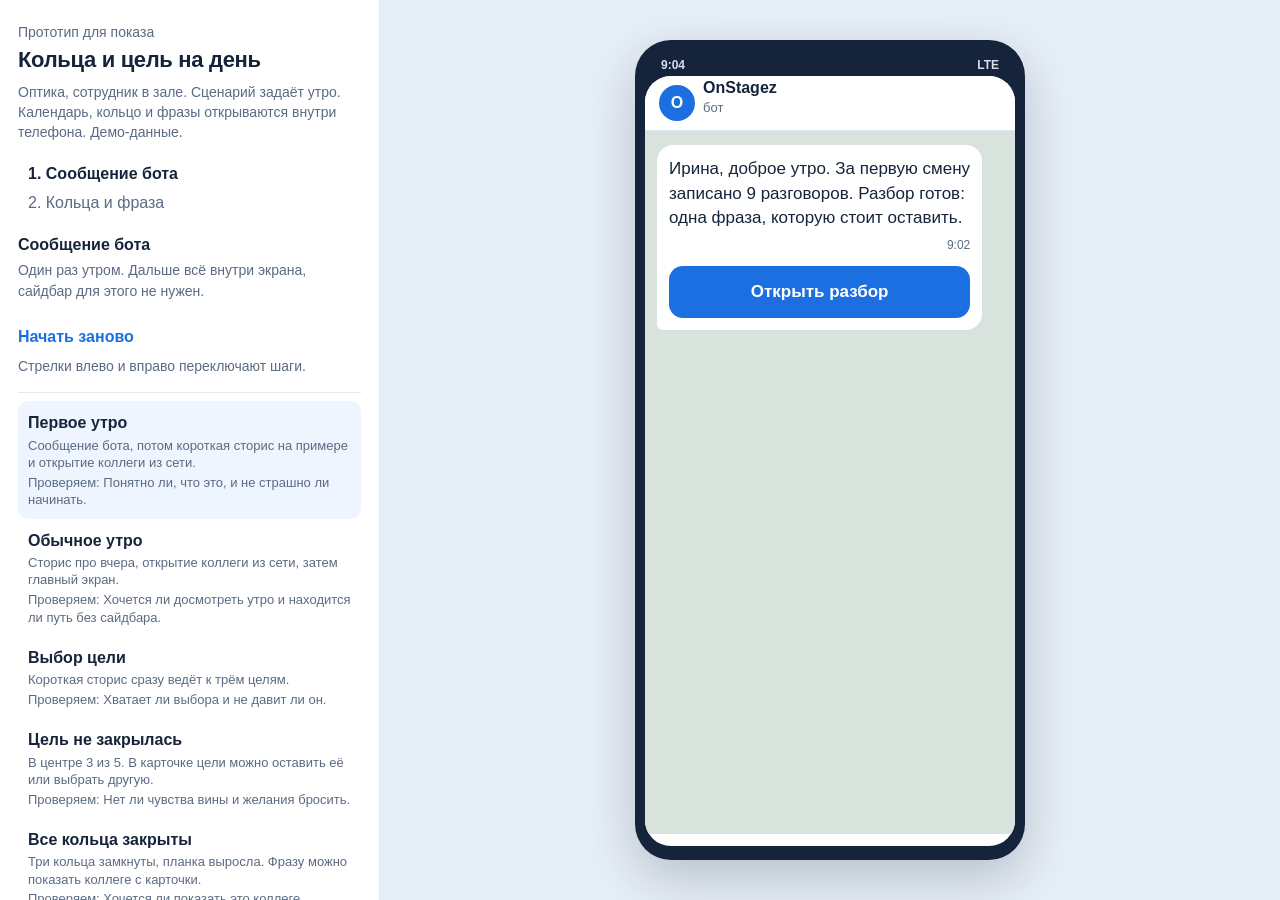
<file: prototype/index.html>
<!doctype html>
<html lang="ru">
<head>
  <meta charset="utf-8">
  <meta name="viewport" content="width=device-width, initial-scale=1">
  <title>OnStagez · кольца и цель на день</title>
  <link rel="stylesheet" href="styles.css?v=7">
</head>
<body>
  <div class="app">
    <aside id="sidebar"></aside>
    <main class="stage">
      <div id="phone" class="bezel"></div>
    </main>
  </div>
  <script src="data.js?v=6"></script>
  <script src="app.js?v=7"></script>
</body>
</html>
</file>
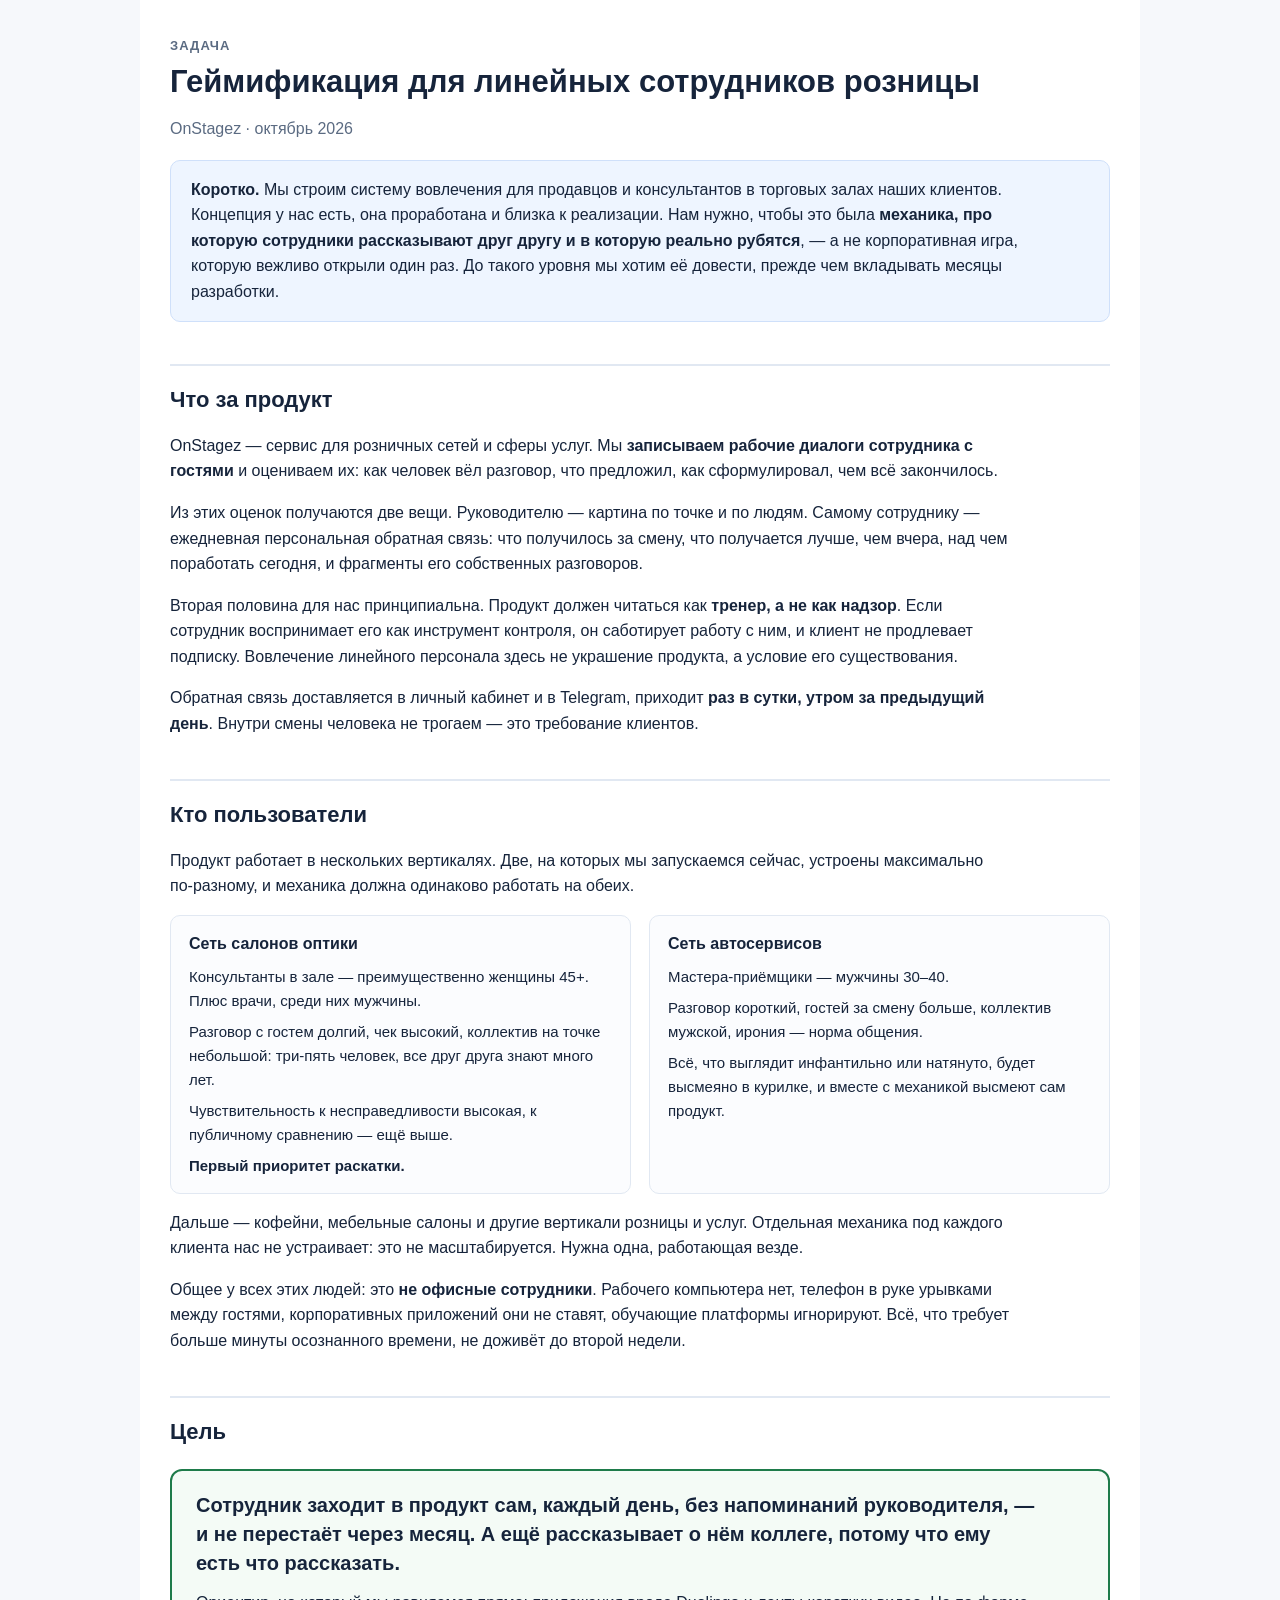
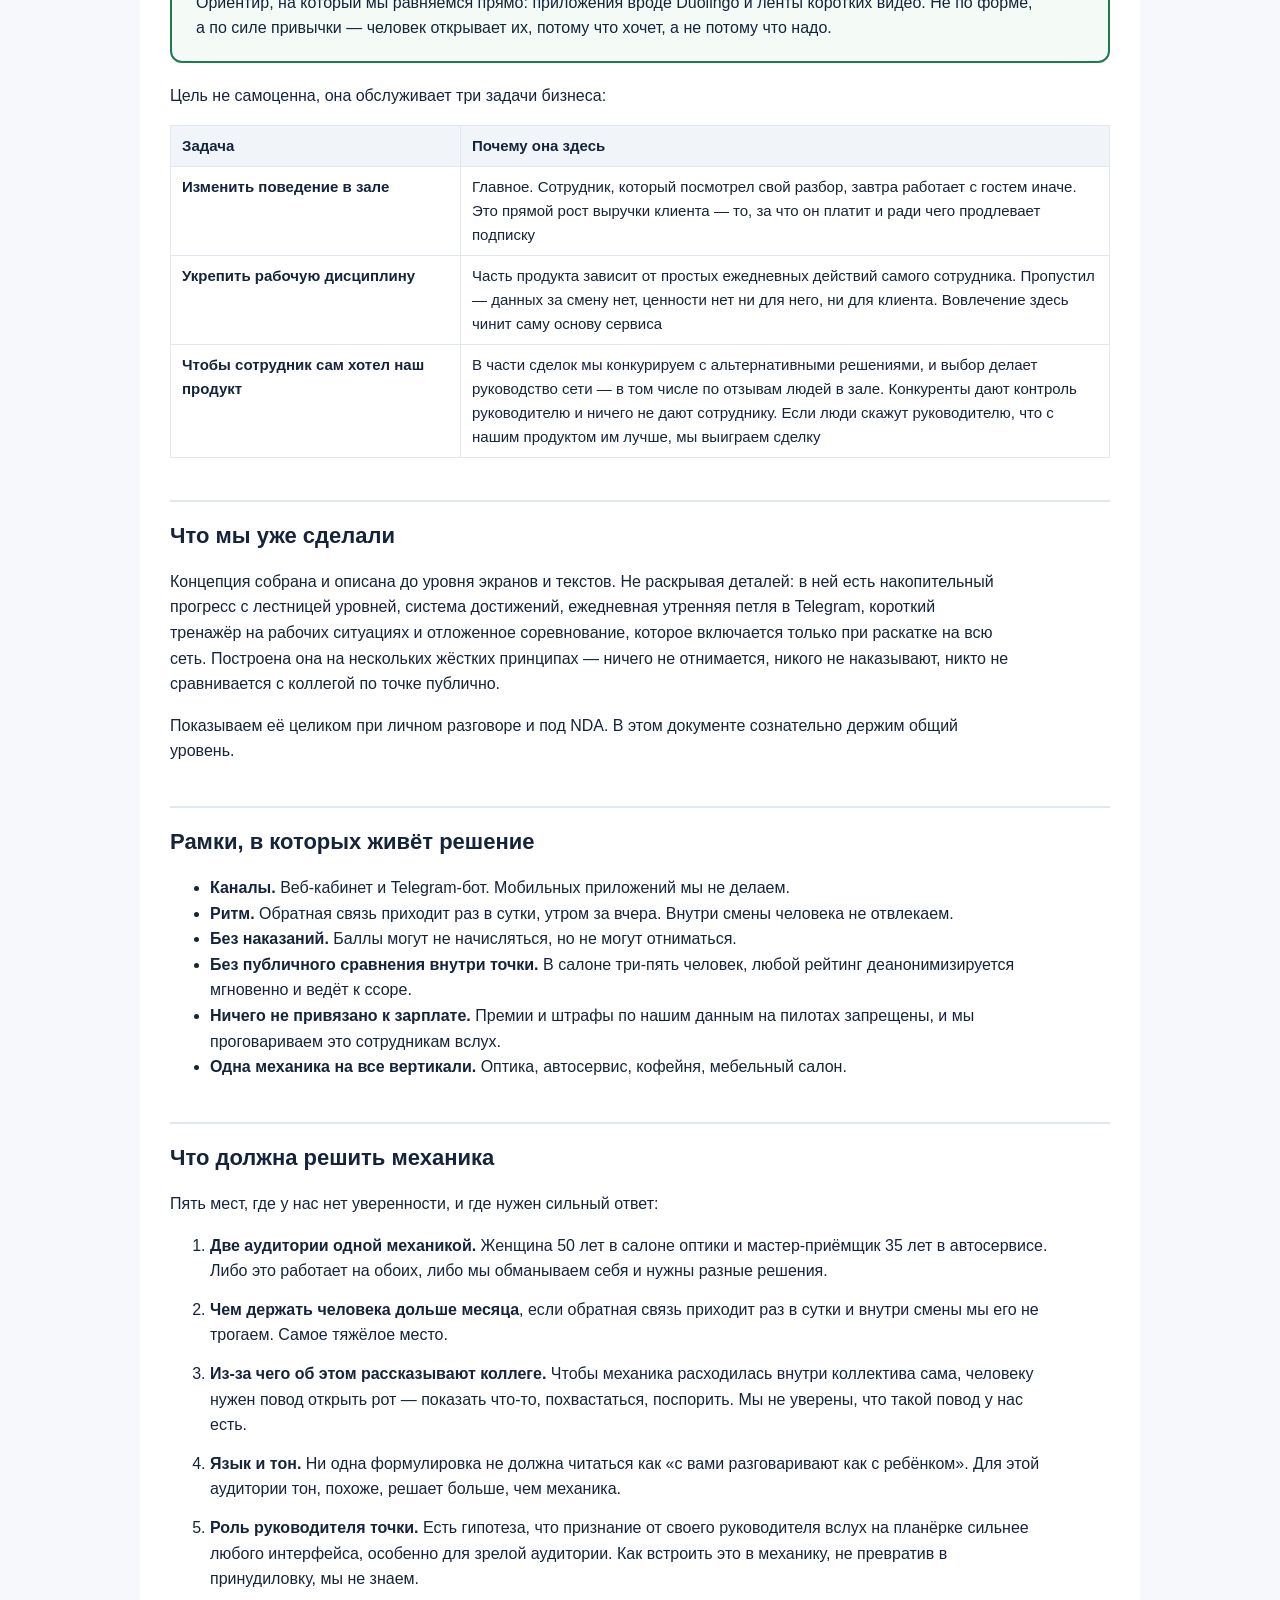
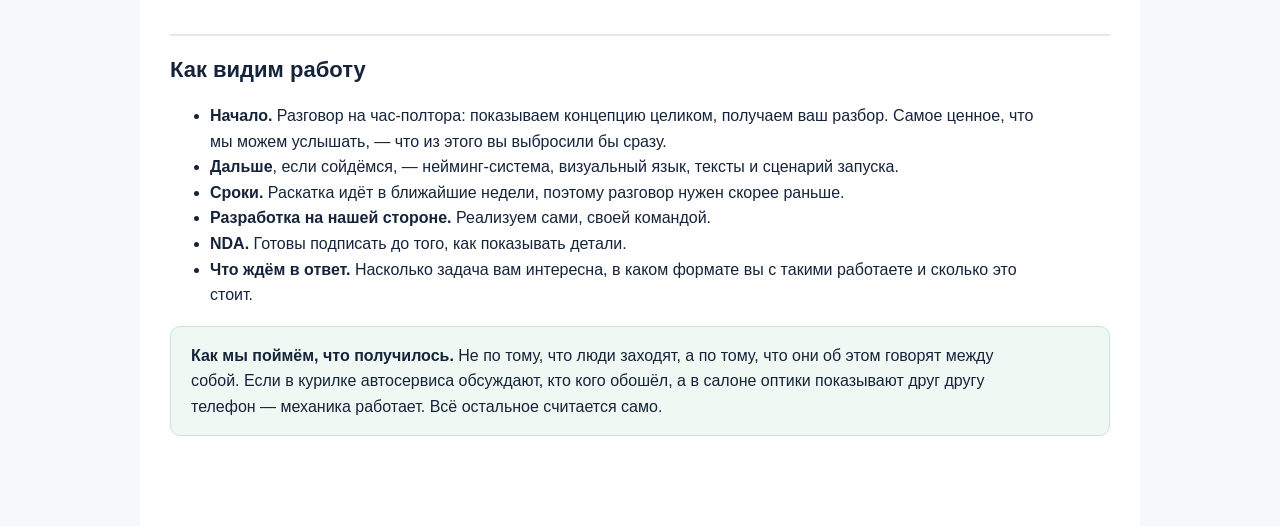
<file: brief-gamification.html>
<!doctype html>
<html lang="ru"><head><meta charset="utf-8"><meta name="viewport" content="width=device-width, initial-scale=1">
<title>Геймификация для сотрудников розницы</title>
<style>
  :root { --ink:#16243B; --muted:#5B6B82; --line:#E1E8F2; --bg:#F6F8FB; --accent:#2E8BFF; --ok:#1E7B4A; --warn:#8A5800; }
  * { box-sizing:border-box; }
  body { margin:0; background:var(--bg); color:var(--ink); font:16px/1.6 -apple-system,"Segoe UI",Roboto,Arial,sans-serif; }
  .page { max-width:1000px; margin:0 auto; padding:36px 30px 72px; background:#fff; }
  .kicker { font-size:13px; letter-spacing:.08em; text-transform:uppercase; color:var(--muted); font-weight:700; margin:0 0 6px; }
  h1 { font-size:31px; line-height:1.2; margin:0 0 10px; }
  h2 { font-size:22px; margin:42px 0 12px; padding-top:16px; border-top:2px solid var(--line); }
  p, li { max-width:840px; }
  .lead { color:var(--muted); font-size:16px; }
  .box { border:1px solid var(--line); border-radius:10px; padding:16px 20px; margin:18px 0; background:#FBFCFE; }
  .box.info { background:#EEF5FF; border-color:#CFE0FA; }
  .box.ok { background:#EFF8F2; border-color:#C7E6D2; }
  .box > :first-child { margin-top:0; } .box > :last-child { margin-bottom:0; }
  .goal { border:2px solid var(--ok); border-radius:12px; padding:20px 24px; margin:20px 0; background:#F4FBF6; }
  .goal p.big { font-size:20px; line-height:1.45; margin:0 0 12px; font-weight:600; }
  table { border-collapse:collapse; margin:14px 0 20px; width:100%; font-size:15px; }
  th, td { border:1px solid var(--line); padding:8px 11px; text-align:left; vertical-align:top; }
  th { background:#F1F5FA; font-weight:600; }
  .two { display:flex; flex-wrap:wrap; gap:18px; margin:16px 0; }
  .two > div { flex:1 1 300px; border:1px solid var(--line); border-radius:10px; padding:15px 18px; background:#FBFCFE; }
  .two h4 { margin:0 0 8px; font-size:16px; }
  .two p { margin:0 0 7px; font-size:15px; }
  .two p:last-child { margin-bottom:0; }
  ol.ask > li { margin-bottom:13px; }
  @media print { body{background:#fff} .page{max-width:none} h2{page-break-after:avoid} table,.two{page-break-inside:avoid} }
</style></head>
<body><div class="page">

<p class="kicker">Задача</p>
<h1>Геймификация для линейных сотрудников розницы</h1>
<p class="lead">OnStagez · октябрь 2026</p>

<div class="box info">
  <p><b>Коротко.</b> Мы строим систему вовлечения для продавцов и консультантов в торговых залах наших клиентов. Концепция у нас есть, она проработана и близка к реализации. Нам нужно, чтобы это была <b>механика, про которую сотрудники рассказывают друг другу и в которую реально рубятся</b>, — а не корпоративная игра, которую вежливо открыли один раз. До такого уровня мы хотим её довести, прежде чем вкладывать месяцы разработки.</p>
</div>

<h2>Что за продукт</h2>
<p>OnStagez — сервис для розничных сетей и сферы услуг. Мы <b>записываем рабочие диалоги сотрудника с гостями</b> и оцениваем их: как человек вёл разговор, что предложил, как сформулировал, чем всё закончилось.</p>
<p>Из этих оценок получаются две вещи. Руководителю — картина по точке и по людям. Самому сотруднику — ежедневная персональная обратная связь: что получилось за смену, что получается лучше, чем вчера, над чем поработать сегодня, и фрагменты его собственных разговоров.</p>
<p>Вторая половина для нас принципиальна. Продукт должен читаться как <b>тренер, а не как надзор</b>. Если сотрудник воспринимает его как инструмент контроля, он саботирует работу с ним, и клиент не продлевает подписку. Вовлечение линейного персонала здесь не украшение продукта, а условие его существования.</p>
<p>Обратная связь доставляется в личный кабинет и в Telegram, приходит <b>раз в сутки, утром за предыдущий день</b>. Внутри смены человека не трогаем — это требование клиентов.</p>

<h2>Кто пользователи</h2>
<p>Продукт работает в нескольких вертикалях. Две, на которых мы запускаемся сейчас, устроены максимально по-разному, и механика должна одинаково работать на обеих.</p>

<div class="two">
  <div>
    <h4>Сеть салонов оптики</h4>
    <p>Консультанты в зале — преимущественно женщины 45+. Плюс врачи, среди них мужчины.</p>
    <p>Разговор с гостем долгий, чек высокий, коллектив на точке небольшой: три-пять человек, все друг друга знают много лет.</p>
    <p>Чувствительность к несправедливости высокая, к публичному сравнению — ещё выше.</p>
    <p><b>Первый приоритет раскатки.</b></p>
  </div>
  <div>
    <h4>Сеть автосервисов</h4>
    <p>Мастера-приёмщики — мужчины 30–40.</p>
    <p>Разговор короткий, гостей за смену больше, коллектив мужской, ирония — норма общения.</p>
    <p>Всё, что выглядит инфантильно или натянуто, будет высмеяно в курилке, и вместе с механикой высмеют сам продукт.</p>
  </div>
</div>

<p>Дальше — кофейни, мебельные салоны и другие вертикали розницы и услуг. Отдельная механика под каждого клиента нас не устраивает: это не масштабируется. Нужна одна, работающая везде.</p>

<p>Общее у всех этих людей: это <b>не офисные сотрудники</b>. Рабочего компьютера нет, телефон в руке урывками между гостями, корпоративных приложений они не ставят, обучающие платформы игнорируют. Всё, что требует больше минуты осознанного времени, не доживёт до второй недели.</p>

<h2>Цель</h2>

<div class="goal">
  <p class="big">Сотрудник заходит в продукт сам, каждый день, без напоминаний руководителя, — и не перестаёт через месяц. А ещё рассказывает о нём коллеге, потому что ему есть что рассказать.</p>
  <p style="margin:0">Ориентир, на который мы равняемся прямо: приложения вроде Duolingo и ленты коротких видео. Не по форме, а по силе привычки — человек открывает их, потому что хочет, а не потому что надо.</p>
</div>

<p>Цель не самоценна, она обслуживает три задачи бизнеса:</p>
<table>
  <tr><th style="width:290px">Задача</th><th>Почему она здесь</th></tr>
  <tr><td><b>Изменить поведение в зале</b></td><td>Главное. Сотрудник, который посмотрел свой разбор, завтра работает с гостем иначе. Это прямой рост выручки клиента — то, за что он платит и ради чего продлевает подписку</td></tr>
  <tr><td><b>Укрепить рабочую дисциплину</b></td><td>Часть продукта зависит от простых ежедневных действий самого сотрудника. Пропустил — данных за смену нет, ценности нет ни для него, ни для клиента. Вовлечение здесь чинит саму основу сервиса</td></tr>
  <tr><td><b>Чтобы сотрудник сам хотел наш продукт</b></td><td>В части сделок мы конкурируем с альтернативными решениями, и выбор делает руководство сети — в том числе по отзывам людей в зале. Конкуренты дают контроль руководителю и ничего не дают сотруднику. Если люди скажут руководителю, что с нашим продуктом им лучше, мы выиграем сделку</td></tr>
</table>

<h2>Что мы уже сделали</h2>
<p>Концепция собрана и описана до уровня экранов и текстов. Не раскрывая деталей: в ней есть накопительный прогресс с лестницей уровней, система достижений, ежедневная утренняя петля в Telegram, короткий тренажёр на рабочих ситуациях и отложенное соревнование, которое включается только при раскатке на всю сеть. Построена она на нескольких жёстких принципах — ничего не отнимается, никого не наказывают, никто не сравнивается с коллегой по точке публично.</p>
<p>Показываем её целиком при личном разговоре и под NDA. В этом документе сознательно держим общий уровень.</p>

<h2>Рамки, в которых живёт решение</h2>
<ul>
  <li><b>Каналы.</b> Веб-кабинет и Telegram-бот. Мобильных приложений мы не делаем.</li>
  <li><b>Ритм.</b> Обратная связь приходит раз в сутки, утром за вчера. Внутри смены человека не отвлекаем.</li>
  <li><b>Без наказаний.</b> Баллы могут не начисляться, но не могут отниматься.</li>
  <li><b>Без публичного сравнения внутри точки.</b> В салоне три-пять человек, любой рейтинг деанонимизируется мгновенно и ведёт к ссоре.</li>
  <li><b>Ничего не привязано к зарплате.</b> Премии и штрафы по нашим данным на пилотах запрещены, и мы проговариваем это сотрудникам вслух.</li>
  <li><b>Одна механика на все вертикали.</b> Оптика, автосервис, кофейня, мебельный салон.</li>
</ul>

<h2>Что должна решить механика</h2>
<p>Пять мест, где у нас нет уверенности, и где нужен сильный ответ:</p>

<ol class="ask">
  <li><b>Две аудитории одной механикой.</b> Женщина 50 лет в салоне оптики и мастер-приёмщик 35 лет в автосервисе. Либо это работает на обоих, либо мы обманываем себя и нужны разные решения.</li>
  <li><b>Чем держать человека дольше месяца</b>, если обратная связь приходит раз в сутки и внутри смены мы его не трогаем. Самое тяжёлое место.</li>
  <li><b>Из-за чего об этом рассказывают коллеге.</b> Чтобы механика расходилась внутри коллектива сама, человеку нужен повод открыть рот — показать что-то, похвастаться, поспорить. Мы не уверены, что такой повод у нас есть.</li>
  <li><b>Язык и тон.</b> Ни одна формулировка не должна читаться как «с вами разговаривают как с ребёнком». Для этой аудитории тон, похоже, решает больше, чем механика.</li>
  <li><b>Роль руководителя точки.</b> Есть гипотеза, что признание от своего руководителя вслух на планёрке сильнее любого интерфейса, особенно для зрелой аудитории. Как встроить это в механику, не превратив в принудиловку, мы не знаем.</li>
</ol>

<h2>Как видим работу</h2>
<ul>
  <li><b>Начало.</b> Разговор на час-полтора: показываем концепцию целиком, получаем ваш разбор. Самое ценное, что мы можем услышать, — что из этого вы выбросили бы сразу.</li>
  <li><b>Дальше</b>, если сойдёмся, — нейминг-система, визуальный язык, тексты и сценарий запуска.</li>
  <li><b>Сроки.</b> Раскатка идёт в ближайшие недели, поэтому разговор нужен скорее раньше.</li>
  <li><b>Разработка на нашей стороне.</b> Реализуем сами, своей командой.</li>
  <li><b>NDA.</b> Готовы подписать до того, как показывать детали.</li>
  <li><b>Что ждём в ответ.</b> Насколько задача вам интересна, в каком формате вы с такими работаете и сколько это стоит.</li>
</ul>

<div class="box ok">
  <p><b>Как мы поймём, что получилось.</b> Не по тому, что люди заходят, а по тому, что они об этом говорят между собой. Если в курилке автосервиса обсуждают, кто кого обошёл, а в салоне оптики показывают друг другу телефон — механика работает. Всё остальное считается само.</p>
</div>

</div></body></html>
</file>
<file: prototype/styles.css>
/* Палитра брифа. Кнопки темнее кольца «Смена»: белый текст на #2E8BFF не дотягивает контраст. */
:root {
  --ink: #16243b;
  --muted: #5b6b82;
  --line: #e1e8f2;
  --bg: #f6f8fb;
  --paper: #ffffff;
  --accent: #1b6fe0;
  --ring-tone: #1e7b4a;
  --ring-offer: #2e8bff;
  --ring-objection: #c4842a;
  --track: #e1e8f2;
  --nodata: #c5d0de;
  --desk: #e6eef6;
  --info: #eef5ff;
}

* { box-sizing: border-box; }

html, body { margin: 0; height: 100%; }

body {
  background: var(--desk);
  color: var(--ink);
  font: 16px/1.45 -apple-system, "Segoe UI", Roboto, "Helvetica Neue", Arial, sans-serif;
}

button { font: inherit; color: inherit; }
button:focus-visible { outline: 2px solid var(--accent); outline-offset: 2px; }

.app {
  display: grid;
  grid-template-columns: 380px 1fr;
  min-height: 100vh;
}

aside {
  background: var(--paper);
  border-right: 1px solid var(--line);
  height: 100vh;
  overflow: auto;
  padding: 22px 18px 36px;
}

.kicker {
  margin: 0;
  color: var(--muted);
  font-size: 14px;
}

aside h1 {
  margin: 4px 0 8px;
  font-size: 22px;
  line-height: 1.25;
  font-weight: 650;
  letter-spacing: -0.015em;
}

.intro {
  margin: 0 0 16px;
  color: var(--muted);
  font-size: 14px;
}

.scenario-select, .mobile-only { display: none; }
.scenario-select { width: 100%; margin: 0 0 12px; font: inherit; padding: 8px; }

.presenter {
  position: sticky;
  top: 0;
  z-index: 1;
  background: var(--paper);
  padding-bottom: 8px;
  margin-bottom: 8px;
  border-bottom: 1px solid var(--line);
}

.scenario {
  display: block;
  width: 100%;
  text-align: left;
  background: transparent;
  border: 0;
  border-radius: 10px;
  padding: 10px;
  cursor: pointer;
}

.scenario[aria-current="true"] { background: var(--info); }

.scenario-name { display: block; font-weight: 650; font-size: 16px; }
.scenario-line { display: block; margin-top: 2px; color: var(--muted); font-size: 13px; line-height: 1.35; }

.steps {
  list-style: none;
  margin: 4px 0 8px;
  padding: 0 0 0 10px;
  counter-reset: step;
}

.steps li { counter-increment: step; }

.steps button {
  background: none;
  border: 0;
  padding: 3px 0;
  cursor: pointer;
  color: var(--muted);
  text-align: left;
}

.steps button::before { content: counter(step) ". "; }
.steps button[aria-current="step"] { color: var(--ink); font-weight: 650; }

.now { margin: 16px 0 4px; font-weight: 650; }
.hint, .keys { margin: 0 0 8px; color: var(--muted); font-size: 14px; }

.restart {
  margin-top: 8px;
  background: none;
  border: 0;
  padding: 8px 0;
  color: var(--accent);
  font-weight: 650;
  cursor: pointer;
}

.stage {
  display: flex;
  align-items: center;
  justify-content: center;
  padding: 16px;
  min-height: 100vh;
}

.bezel {
  width: 390px;
  height: min(820px, calc(100vh - 32px));
  background: var(--ink);
  border-radius: 36px;
  padding: 10px 10px 14px;
  display: flex;
  flex-direction: column;
  box-shadow: 0 18px 50px rgba(22, 36, 59, 0.22);
}

.statusbar {
  height: 26px;
  color: #d5deea;
  display: flex;
  align-items: flex-end;
  justify-content: space-between;
  padding: 0 16px 2px;
  font-size: 12px;
  font-weight: 650;
}

.screen {
  position: relative;
  flex: 1;
  min-height: 0;
  display: flex;
  flex-direction: column;
  background: var(--paper);
  border-radius: 26px;
  overflow: hidden;
  padding-bottom: 12px;
}

.screen-body {
  flex: 1;
  min-height: 0;
  overflow: auto;
  display: flex;
  flex-direction: column;
  background: var(--bg);
}

.mini-head, .tg-head {
  display: flex;
  align-items: center;
  gap: 8px;
  min-height: 52px;
  padding: 0 8px;
  background: var(--paper);
  border-bottom: 1px solid var(--line);
}

.mini-head .grow { flex: 1; text-align: center; font-weight: 650; }

.linkish {
  background: none;
  border: 0;
  color: var(--accent);
  font-size: 16px;
  font-weight: 600;
  cursor: pointer;
  padding: 8px;
  min-width: 44px;
}

.avatar {
  width: 36px;
  height: 36px;
  border-radius: 50%;
  background: var(--accent);
  color: white;
  display: flex;
  align-items: center;
  justify-content: center;
  font-weight: 650;
  margin-left: 6px;
}

.who { font-weight: 650; }
.tg-head .sub { color: var(--muted); font-size: 13px; }

.chat-bg {
  min-height: 100%;
  background: #d7e3dc;
  padding: 14px 12px;
}

.bubble {
  background: var(--paper);
  border-radius: 16px 16px 16px 6px;
  padding: 12px;
  max-width: 94%;
}

.bubble p { margin: 0; font-size: 17px; }
.bubble .time { display: block; text-align: right; color: var(--muted); font-size: 12px; margin-top: 6px; }
.bubble .btn { margin-top: 12px; }

.pad { padding: 4px 18px 20px; }

.screen h1 {
  margin: 10px 0 2px;
  font-size: 22px;
  line-height: 1.25;
  font-weight: 650;
  letter-spacing: -0.015em;
}

.screen h2 { margin: 18px 0 6px; font-size: 18px; font-weight: 650; }

.sub, .note, .thanks, .quote p, .fine {
  font-size: 16px;
  line-height: 1.45;
}

.sub { margin: 0 0 12px; color: var(--muted); font-size: 15px; }
.note { margin: 0 0 12px; }
.thanks { margin: 0 0 8px; }
.fine, .demo { color: var(--muted); }
.fine { font-size: 14px; margin: 8px 0 0; }
.demo { font-size: 12px; margin: 16px 0 0; }

.rings-wrap, .rings-stage { display: flex; justify-content: center; margin: 4px 0; }

.rings-stage {
  position: relative;
  width: 236px;
  height: 236px;
  margin: 8px auto 0;
}

.ring-hit {
  position: absolute;
  left: 50%;
  top: 50%;
  transform: translate(-50%, -50%);
  border: 0;
  border-radius: 50%;
  background: transparent;
  padding: 0;
  cursor: pointer;
}
.ring-hit.tone { width: 222px; height: 222px; z-index: 1; }
.ring-hit.offer { width: 178px; height: 178px; z-index: 2; }
.ring-hit.objection { width: 146px; height: 146px; z-index: 3; }
.ring-center { z-index: 4; }

.ring-center {
  position: absolute;
  left: 50%;
  top: 50%;
  transform: translate(-50%, -50%);
  width: 112px;
  height: 112px;
  border: 0;
  border-radius: 50%;
  background: var(--paper);
  display: flex;
  flex-direction: column;
  align-items: center;
  justify-content: center;
  gap: 1px;
  padding: 8px;
  text-align: center;
  line-height: 1.15;
}

button.ring-center { cursor: pointer; }
button.ring-center:hover { background: var(--info); }

.ring-center .cl { font-size: 14px; font-weight: 650; }
.ring-center .cs, .ring-center .go { font-size: 12px; font-weight: 650; }
.ring-center .cs { color: var(--muted); font-weight: 500; }
.ring-center .go { color: var(--accent); }
.ring-center .score { font-size: 22px; font-weight: 650; letter-spacing: -0.03em; }
.ring-center.check { color: var(--ring-tone); }
.ring-center.check .cl { color: var(--ink); }
.ring-center.nodata .cl { color: var(--muted); }
.ring-center.pick .cl { color: var(--accent); font-size: 15px; }
.ring-center .check-svg { display: block; margin-bottom: 2px; }

.coverage {
  margin: 2px 0 0;
  text-align: center;
  color: var(--muted);
  font-size: 14px;
}

.legend-row {
  display: flex;
  flex-wrap: wrap;
  gap: 4px 12px;
  justify-content: center;
  margin: 8px 0 12px;
  font-size: 13px;
}

.legend-row span, .legend-btn { display: inline-flex; align-items: center; gap: 6px; }
.legend-btn { border: 0; background: none; padding: 2px 0; cursor: pointer; font: inherit; color: inherit; }

.week { margin: 2px 0 12px; }
.week-days { display: flex; justify-content: space-between; gap: 2px; }
.week-day { flex: 1; border: 0; background: transparent; padding: 2px 0; cursor: pointer; }
.week-day span { display: block; text-align: center; font-size: 11px; color: var(--muted); }

.textlink {
  display: block;
  width: 100%;
  margin: 0;
  border: 0;
  background: none;
  color: var(--accent);
  font-weight: 650;
  font-size: 15px;
  text-align: left;
  cursor: pointer;
  padding: 6px 0;
}

.goal-card {
  background: var(--paper);
  border: 1px solid var(--line);
  border-radius: 14px;
  padding: 12px 12px 4px;
  margin: 0 0 14px;
}
.goal-card h2 { margin: 0 0 6px; font-size: 16px; }
.goal-card p { margin: 0 0 8px; }
.card-actions { display: flex; flex-direction: column; gap: 2px; }

.filters { display: flex; flex-wrap: wrap; gap: 6px; margin: 8px 0 12px; }
.filter {
  border: 1px solid var(--line);
  background: var(--paper);
  border-radius: 999px;
  padding: 6px 12px;
  font-weight: 650;
  font-size: 14px;
  cursor: pointer;
}
.filter[aria-pressed="true"] { background: var(--info); border-color: var(--accent); color: var(--accent); }

.bars { display: flex; align-items: flex-end; gap: 6px; height: 88px; margin: 8px 0 0; }
.bar { flex: 1; height: 72px; display: flex; flex-direction: column; justify-content: flex-end; align-items: center; }
.bar i { display: block; width: 100%; max-width: 18px; border-radius: 4px 4px 0 0; }
.bar span { margin-top: 4px; font-size: 11px; color: var(--muted); }

.day-nav { display: flex; justify-content: space-between; gap: 8px; margin-top: 8px; }
.day-nav .btn { width: auto; min-width: 42%; }

.home h2 { margin: 14px 0 8px; font-size: 16px; }

.phrase-card {
  background: var(--paper);
  border: 1px solid var(--line);
  border-radius: 14px;
  padding: 12px 12px 10px;
  margin: 0 0 10px;
}

.phrase-card .tag, .phrase-card .who { margin: 0 0 4px; color: var(--muted); font-size: 12px; }
.phrase-card .who { margin-bottom: 6px; font-weight: 650; color: var(--ink); }
.phrase-card blockquote { font-size: 17px; }
.phrase-card .after, .phrase-card .review-note { margin: 8px 0 0; font-size: 14px; }
.phrase-card .review-note { color: var(--muted); }

.chips { display: flex; flex-wrap: wrap; gap: 6px; margin-top: 10px; }

.chip {
  border: 0;
  background: var(--info);
  color: var(--accent);
  border-radius: 999px;
  min-height: 36px;
  padding: 6px 12px;
  font-size: 14px;
  font-weight: 650;
  cursor: pointer;
}

.chip.done { background: transparent; color: var(--muted); cursor: default; padding-left: 0; }

.sr-only {
  position: absolute;
  width: 1px;
  height: 1px;
  padding: 0;
  margin: -1px;
  overflow: hidden;
  clip: rect(0, 0, 0, 0);
  border: 0;
}

.arc { transition: stroke-dashoffset 900ms cubic-bezier(.22, .8, .24, 1); }

.example-label, .quote figcaption, .goal .src, .src {
  color: var(--muted);
  font-size: 13px;
}

.example-label { text-align: center; margin: 0 0 8px; }

.legend, .stats { list-style: none; padding: 0; margin: 8px 0 14px; }
.legend li, .stats li {
  display: flex;
  justify-content: space-between;
  gap: 12px;
  padding: 4px 0;
  font-size: 16px;
}
.stats li { border-top: 1px solid var(--line); }
.legend .name, .legend .val { display: flex; align-items: center; gap: 8px; }
.legend .val.muted { color: var(--muted); }
.stats b { font-weight: 650; }

.dot {
  width: 10px;
  height: 10px;
  border-radius: 50%;
  display: inline-block;
  flex: none;
}
.dot.tone { background: var(--ring-tone); }
.dot.offer { background: var(--ring-offer); }
.dot.objection { background: var(--ring-objection); }
.dot.empty { background: var(--nodata); }

.quote { margin: 4px 0 8px; }
.quote figcaption { margin-bottom: 6px; }
blockquote {
  margin: 0;
  font-family: Georgia, "Iowan Old Style", Palatino, "Palatino Linotype", serif;
  font-size: 18px;
  line-height: 1.35;
}
.quote p { margin: 8px 0 0; }

.rule {
  display: grid;
  grid-template-columns: 18px 1fr;
  gap: 10px;
  padding: 10px 0;
  border-top: 1px solid var(--line);
}
.rule strong { display: block; font-weight: 650; }
.rule span { display: block; color: var(--muted); font-size: 15px; }
.rule .dot { margin-top: 6px; }

.goal {
  display: block;
  width: 100%;
  text-align: left;
  background: transparent;
  border: 0;
  border-top: 1px solid var(--line);
  padding: 12px 0;
  cursor: pointer;
}
.goal:hover { background: #f4f7fb; }
.goal .gt, .gt.big { display: block; font-size: 17px; font-weight: 650; margin: 2px 0; }
.gt.big { font-size: 20px; margin: 6px 0 8px; }
.goal .gd { display: block; color: var(--muted); font-size: 15px; }

.loads { display: flex; flex-direction: column; gap: 8px; margin: 12px 0; }
.load {
  display: flex;
  justify-content: space-between;
  align-items: center;
  gap: 12px;
  min-height: 52px;
  padding: 10px 12px;
  border: 1px solid var(--line);
  border-radius: 12px;
  background: var(--paper);
  font-size: 17px;
  cursor: pointer;
  text-align: left;
}
.load[aria-checked="true"] { border-color: var(--accent); background: var(--info); }
.load .lh { color: var(--muted); font-size: 15px; }

.achievement { margin: 0 0 12px; font-weight: 650; }

.share-card {
  background: var(--paper);
  border: 1px solid var(--line);
  border-radius: 16px;
  padding: 16px 16px 12px;
  margin: 8px 0 4px;
}
.share-card .by { margin: 10px 0 0; color: var(--muted); font-size: 14px; }
.share-card .brand { margin: 12px 0 0; color: var(--accent); font-size: 13px; font-weight: 650; }
.share-card .stats { margin-bottom: 0; }

.dock {
  margin-top: auto;
  display: flex;
  flex-direction: column;
  gap: 2px;
  padding: 12px 18px 16px;
  background: var(--paper);
  border-top: 1px solid var(--line);
}

.btn {
  display: block;
  width: 100%;
  min-height: 52px;
  border: 0;
  border-radius: 14px;
  background: var(--accent);
  color: white;
  font-size: 17px;
  font-weight: 650;
  cursor: pointer;
}
.btn.quiet {
  background: transparent;
  color: var(--accent);
  min-height: 44px;
}

.dim {
  position: absolute;
  inset: 0;
  background: rgba(22, 36, 59, 0.35);
}

.sheet {
  position: absolute;
  left: 0;
  right: 0;
  bottom: 0;
  max-height: 78%;
  overflow: auto;
  background: var(--paper);
  border-radius: 18px 18px 0 0;
  padding: 10px 18px 18px;
  animation: rise 0.28s cubic-bezier(.22, .8, .24, 1);
}

.sheet h2 { margin: 6px 0 8px; font-size: 18px; }
.sheet .btn { margin-top: 8px; }
.handle {
  width: 36px;
  height: 4px;
  border-radius: 2px;
  background: var(--line);
  margin: 2px auto 8px;
}

.cal { display: grid; grid-template-columns: repeat(7, 1fr); gap: 4px; }
.wd { text-align: center; color: var(--muted); font-size: 12px; padding-bottom: 4px; }
.day, .day-off, .day-today {
  border: 0;
  background: transparent;
  border-radius: 8px;
  padding: 2px 0 4px;
  min-height: 46px;
}
.day { cursor: pointer; }
.day:hover { background: #f4f7fb; }
.day .n, .day-off .n, .day-today .n { display: block; text-align: center; font-size: 11px; line-height: 1.2; }
.day-off { color: var(--muted); }
.day-today { outline: 1px dashed var(--nodata); }
.day svg, .day-today svg { display: block; margin: 0 auto; }

@keyframes rise {
  from { transform: translateY(12px); }
}

.story {
  position: relative;
  flex: 1;
  min-height: 100%;
  display: flex;
  flex-direction: column;
  color: #f4f7fb;
  background: radial-gradient(120% 90% at 50% 0%, #2a4064 0%, var(--ink) 58%);
  overflow: hidden;
}

.story-top {
  position: relative;
  z-index: 2;
  display: flex;
  align-items: center;
  gap: 10px;
  padding: 10px 12px 0;
}

.story-bars { display: flex; gap: 4px; flex: 1; align-items: center; }
.story-bars i {
  flex: 1;
  height: 3px;
  border-radius: 2px;
  background: rgba(255, 255, 255, 0.28);
  overflow: hidden;
}
.story-bars b {
  display: block;
  width: 100%;
  height: 100%;
  background: #fff;
  transform: scaleX(0);
  transform-origin: left center;
}
.story-bars .done b { transform: scaleX(1); }
.story-bars .current b { animation: story-bar 4.6s linear forwards; }

@keyframes story-bar { to { transform: scaleX(1); } }
@keyframes story-in {
  from { opacity: 0; transform: translateY(10px); }
  to { opacity: 1; transform: none; }
}

.story-skip {
  border: 0;
  background: transparent;
  color: rgba(244, 247, 251, 0.86);
  font-size: 14px;
  cursor: pointer;
  padding: 4px 2px;
}

.story-frame {
  position: relative;
  z-index: 2;
  flex: 1;
  display: flex;
  flex-direction: column;
  justify-content: center;
  gap: 8px;
  padding: 22px 22px 36px;
  pointer-events: none;
  animation: story-in 420ms ease;
}
.story-frame button { pointer-events: auto; }
.story .ring-center { pointer-events: none; background: transparent; color: #f4f7fb; }
.story .ring-center .cl,
.story .ring-center.check .cl { color: #f4f7fb; }
.story .ring-center .go { color: #9ec4ff; }
.story .ring-center.check { color: #8dcea8; }
.screen:has(.story),
.screen-body:has(.story) { background: var(--ink); }

.story h1 {
  margin: 0;
  color: #f4f7fb;
  font-size: 32px;
  line-height: 1.15;
  letter-spacing: -0.03em;
}
.story-kicker {
  margin: 0;
  color: #9ec4ff;
  font-size: 13px;
  font-weight: 650;
  letter-spacing: 0.04em;
  text-transform: uppercase;
}
.story-lead { margin: 0; font-size: 18px; line-height: 1.4; color: #e7eef8; }
.story-caption { margin: 0; color: #b7c6da; font-size: 15px; }
.story-num {
  margin: 0;
  font-size: 72px;
  line-height: 0.95;
  font-weight: 650;
  letter-spacing: -0.04em;
}
.story blockquote {
  margin: 4px 0;
  font-size: 26px;
  line-height: 1.3;
  color: #f4f7fb;
}
.story-legend {
  display: flex;
  flex-direction: column;
  gap: 4px;
  margin-top: 8px;
  color: #d5deea;
  font-size: 14px;
}
.story-legend span { display: flex; align-items: center; gap: 6px; }
.story .goal { pointer-events: auto; text-align: left; color: #f4f7fb; }
.story .goal:hover { background: rgba(255, 255, 255, 0.08); }
.story-btn { margin-top: 8px; }
.story .btn.quiet { color: #d6e6ff; }

.story-zone {
  position: absolute;
  top: 42px;
  bottom: 0;
  z-index: 1;
  border: 0;
  background: transparent;
  padding: 0;
  cursor: pointer;
}
.story-zone.prev { left: 0; width: 28%; }
.story-zone.next { right: 0; width: 72%; }

@media (prefers-reduced-motion: reduce) {
  .arc, .sheet, .story-frame, .story-bars b { transition: none; animation: none; }
  .story-bars .current b, .story-bars .done b { transform: scaleX(1); }
}

@media (max-width: 860px) {
  .app {
    display: flex;
    flex-direction: column;
    height: 100vh;
    height: 100dvh;
  }
  aside {
    height: auto;
    max-height: 32vh;
    position: relative;
    flex: none;
    border-right: 0;
    border-bottom: 1px solid var(--line);
    padding: 8px 12px 6px;
  }
  aside h1 { font-size: 18px; margin: 0 0 6px; }
  .intro, .keys { display: none; }
  .presenter { position: static; border-bottom: 0; }
  .scenario-list { display: none; }
  .scenario-select, .mobile-only { display: block; }
  .stage { flex: 1; min-height: 0; padding: 0; display: flex; }
  .bezel {
    width: 100%;
    height: 100%;
    min-height: 0;
    border-radius: 0;
    padding: 0;
    box-shadow: none;
    background: transparent;
  }
  .statusbar { display: none; }
  .screen { border-radius: 0; }
}
</file>
